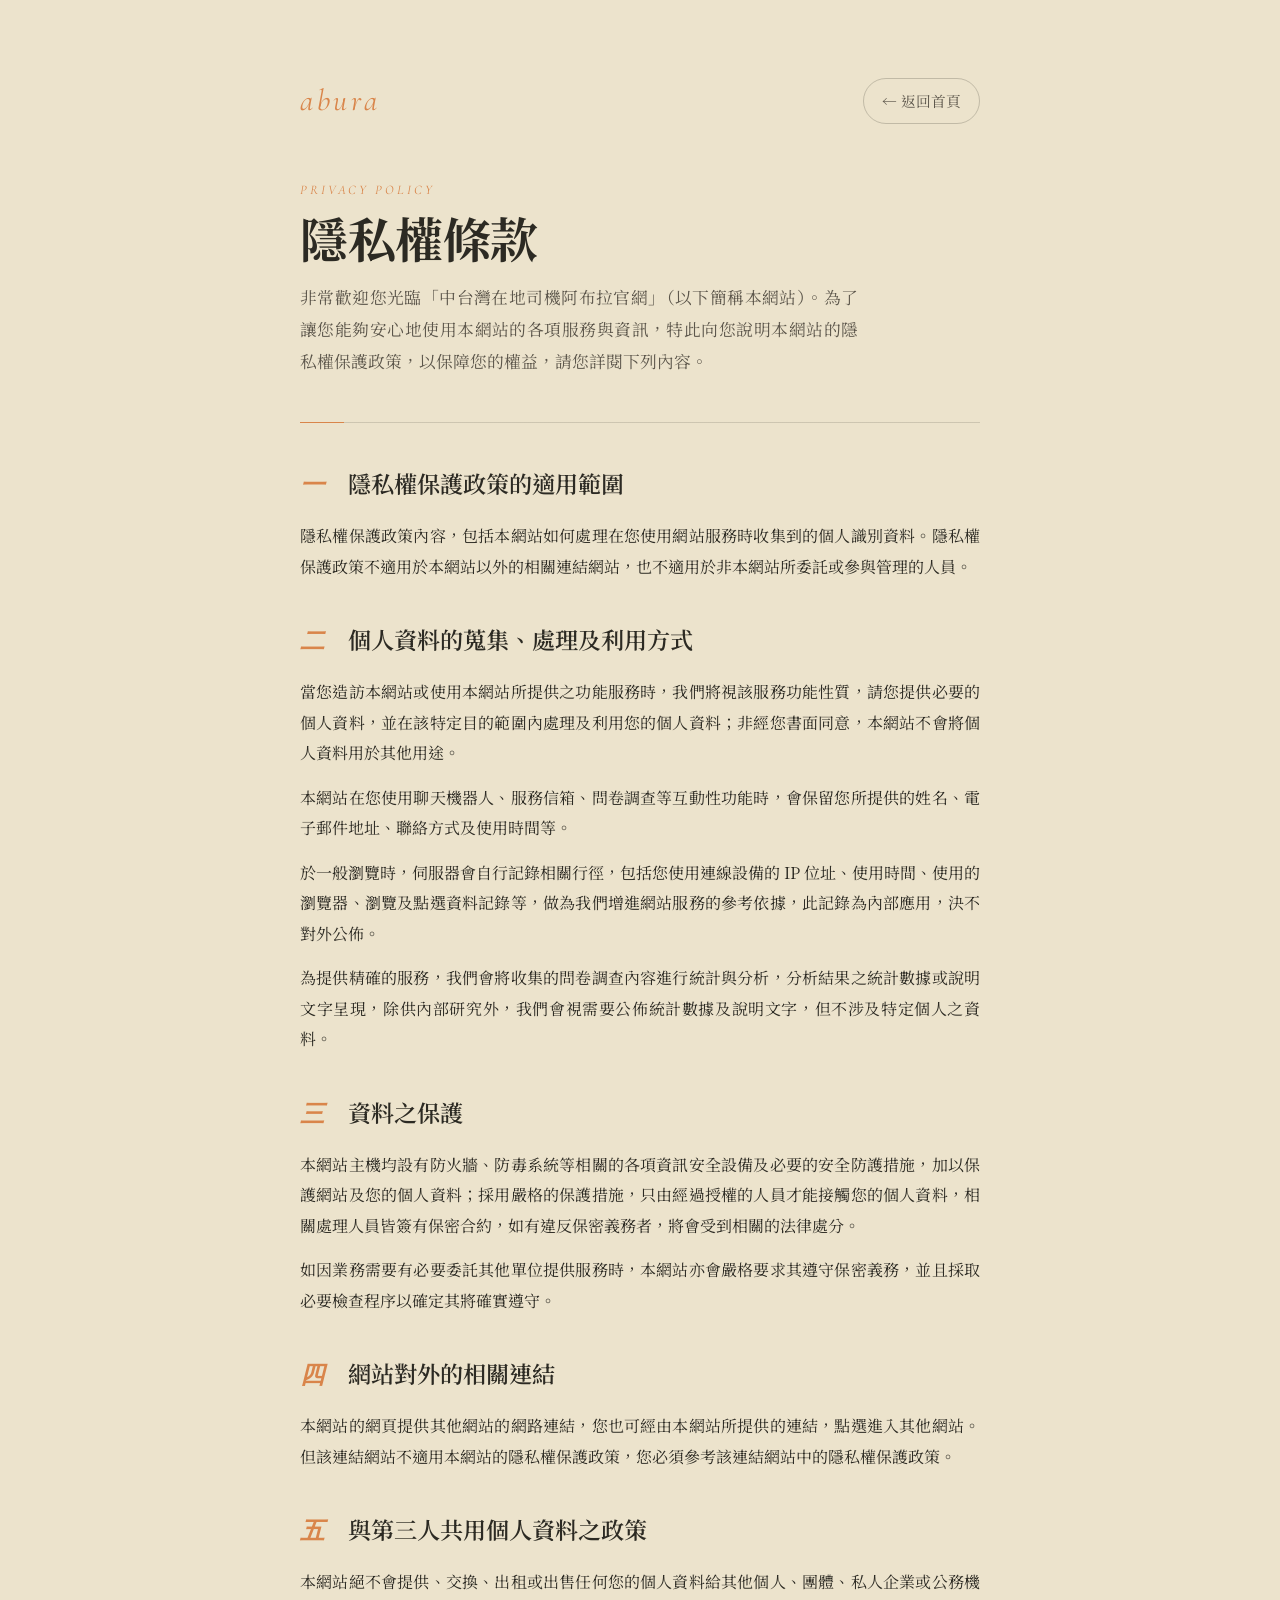
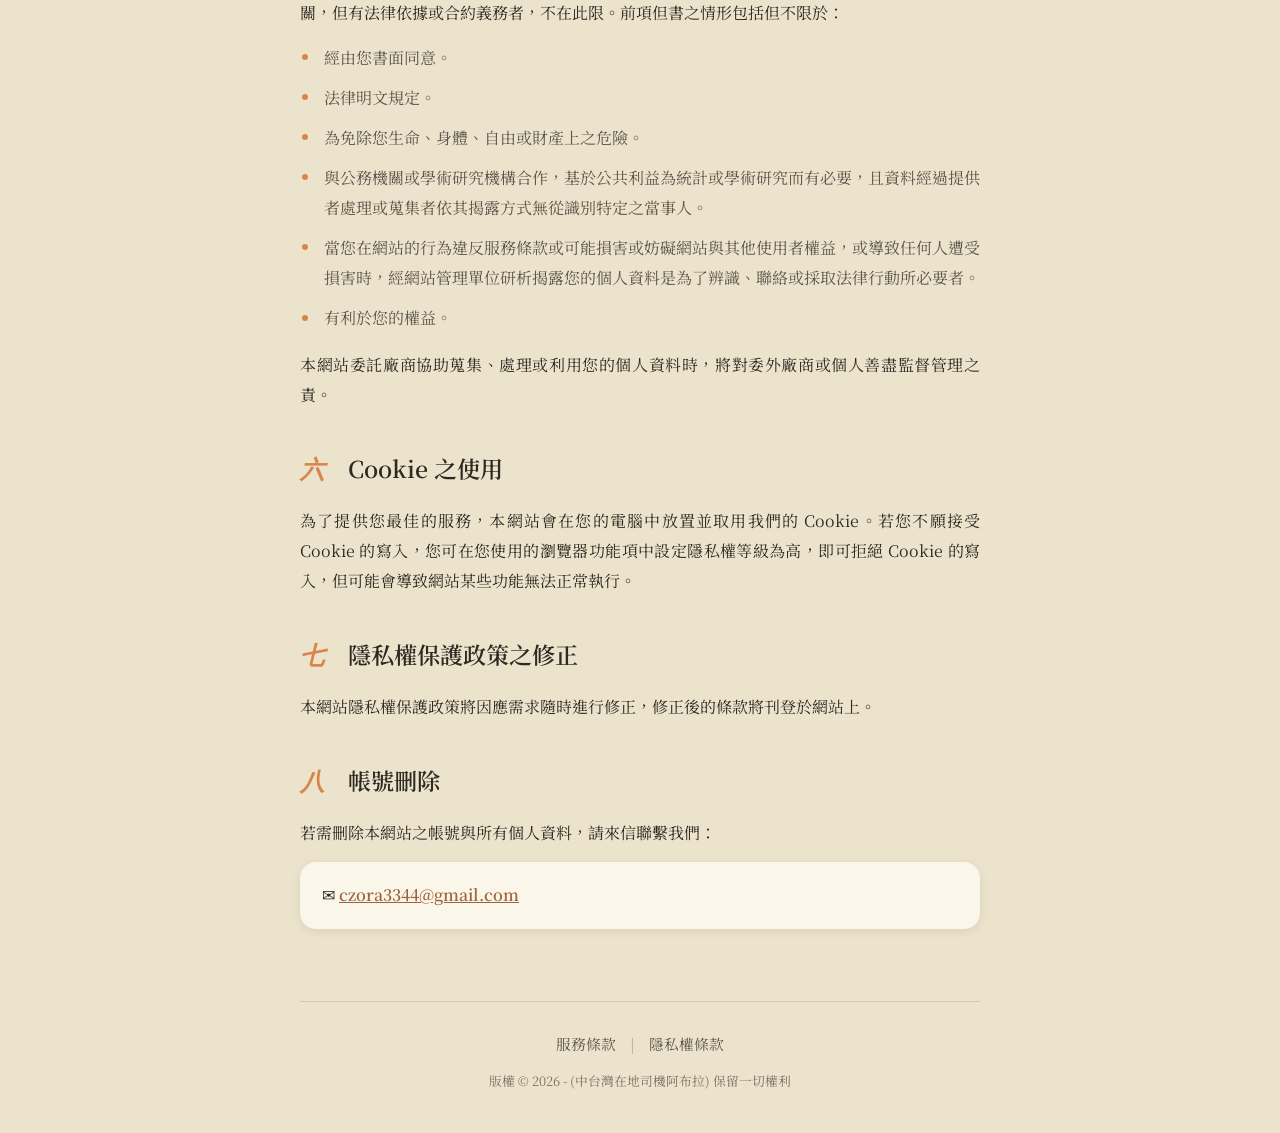
<file: privacy.html>
<!DOCTYPE html>
<html lang="zh-Hant">
<head>
<meta charset="UTF-8" />
<meta name="viewport" content="width=device-width, initial-scale=1" />
<title>隱私權條款 — 阿布拉 ABURA · 中台灣在地司機</title>
<meta name="description" content="中台灣在地司機阿布拉官網隱私權保護政策 — 個人資料蒐集、處理及利用方式、資料保護、Cookie 使用與帳號刪除說明。" />
<link rel="preconnect" href="https://fonts.googleapis.com">
<link rel="preconnect" href="https://fonts.gstatic.com" crossorigin>
<link href="https://fonts.googleapis.com/css2?family=Noto+Serif+TC:wght@400;500;600;700&family=Cormorant+Garamond:ital,wght@0,500;0,600;1,500&display=swap" rel="stylesheet">
<style>
  :root{
    --paper:#ECE3CC; --paper-deep:#E0D4B6; --card:#FBF6EA;
    --persimmon:#D9854A; --persimmon-deep:#A0633A;
    --mauve-deep:#7E5E6B; --ink:#2C2A23; --ink-soft:#5C564B;
    --serif-zh:'Noto Serif TC',serif; --serif-en:'Cormorant Garamond',serif;
  }
  *{box-sizing:border-box;}
  html,body{margin:0;background:var(--paper);color:var(--ink);}
  body{font-family:var(--serif-zh);-webkit-font-smoothing:antialiased;line-height:1.9;
       text-rendering:optimizeLegibility;}
  ::selection{background:var(--persimmon);color:var(--paper);}
  a{color:var(--persimmon-deep);}
  .wrap{max-width:760px;margin:0 auto;padding:clamp(28px,6vw,72px) clamp(20px,5vw,40px) 0;}
  .topbar{display:flex;align-items:center;justify-content:space-between;gap:16px;margin-bottom:clamp(28px,5vw,48px);}
  .brand{font-family:var(--serif-en);font-style:italic;font-size:clamp(1.4rem,4vw,1.9rem);
         letter-spacing:.12em;color:var(--persimmon);text-decoration:none;}
  .back{font-size:.92rem;color:var(--ink-soft);text-decoration:none;border:1px solid rgba(44,42,35,.22);
        border-radius:999px;padding:8px 18px;transition:all .2s ease;white-space:nowrap;}
  .back:hover{border-color:var(--persimmon);color:var(--persimmon-deep);}
  .eyebrow{font-family:var(--serif-en);font-style:italic;letter-spacing:.22em;text-transform:uppercase;
           font-size:.82rem;color:var(--persimmon);margin-bottom:.4em;}
  h1{font-weight:700;font-size:clamp(2rem,6vw,3rem);line-height:1.25;margin:0 0 .3em;letter-spacing:-.01em;}
  .lead{color:var(--ink-soft);font-size:1.05rem;margin:0 0 2.6em;max-width:62ch;}
  .rule{height:1px;background:linear-gradient(90deg,var(--persimmon) 0 44px,rgba(44,42,35,.16) 44px);margin:0 0 2.4em;}
  section.item{margin-bottom:2.2em;}
  h2{font-weight:600;font-size:clamp(1.18rem,3.2vw,1.45rem);margin:0 0 .55em;color:var(--ink);
     display:flex;align-items:baseline;gap:.6em;}
  h2 .num{font-family:var(--serif-en);font-style:italic;color:var(--persimmon);font-size:1.05em;
          min-width:1.4em;}
  p{margin:0 0 .9em;color:var(--ink);text-align:justify;}
  ul.dots{margin:.4em 0 0;padding-left:0;list-style:none;}
  ul.dots li{position:relative;padding-left:1.5em;margin-bottom:.6em;color:var(--ink-soft);}
  ul.dots li::before{content:"";position:absolute;left:.1em;top:.72em;width:6px;height:6px;border-radius:50%;background:var(--persimmon);}
  .callout{background:var(--card);border-radius:16px;padding:18px 22px;margin:.6em 0;
           box-shadow:0 2px 8px rgba(60,50,35,.1);}
  .callout a{font-weight:600;}
  footer{margin-top:clamp(40px,7vw,72px);border-top:1px solid rgba(44,42,35,.14);
         padding:28px 0 40px;text-align:center;}
  footer .links{display:flex;align-items:center;justify-content:center;gap:14px;font-size:.92rem;margin-bottom:.7em;}
  footer .links a{color:var(--ink-soft);text-decoration:none;border-bottom:1px solid transparent;}
  footer .links a:hover{border-bottom-color:var(--persimmon);color:var(--persimmon-deep);}
  footer .copy{font-size:.8rem;color:var(--ink-soft);opacity:.8;}
</style>
</head>
<body>
  <div class="wrap">
    <div class="topbar">
      <a class="brand" href="index.html">abura</a>
      <a class="back" href="index.html">← 返回首頁</a>
    </div>

    <p class="eyebrow">Privacy Policy</p>
    <h1>隱私權條款</h1>
    <p class="lead">非常歡迎您光臨「中台灣在地司機阿布拉官網」（以下簡稱本網站）。為了讓您能夠安心地使用本網站的各項服務與資訊，特此向您說明本網站的隱私權保護政策，以保障您的權益，請您詳閱下列內容。</p>
    <div class="rule"></div>

    <section class="item">
      <h2><span class="num">一</span>隱私權保護政策的適用範圍</h2>
      <p>隱私權保護政策內容，包括本網站如何處理在您使用網站服務時收集到的個人識別資料。隱私權保護政策不適用於本網站以外的相關連結網站，也不適用於非本網站所委託或參與管理的人員。</p>
    </section>

    <section class="item">
      <h2><span class="num">二</span>個人資料的蒐集、處理及利用方式</h2>
      <p>當您造訪本網站或使用本網站所提供之功能服務時，我們將視該服務功能性質，請您提供必要的個人資料，並在該特定目的範圍內處理及利用您的個人資料；非經您書面同意，本網站不會將個人資料用於其他用途。</p>
      <p>本網站在您使用聊天機器人、服務信箱、問卷調查等互動性功能時，會保留您所提供的姓名、電子郵件地址、聯絡方式及使用時間等。</p>
      <p>於一般瀏覽時，伺服器會自行記錄相關行徑，包括您使用連線設備的 IP 位址、使用時間、使用的瀏覽器、瀏覽及點選資料記錄等，做為我們增進網站服務的參考依據，此記錄為內部應用，決不對外公佈。</p>
      <p>為提供精確的服務，我們會將收集的問卷調查內容進行統計與分析，分析結果之統計數據或說明文字呈現，除供內部研究外，我們會視需要公佈統計數據及說明文字，但不涉及特定個人之資料。</p>
    </section>

    <section class="item">
      <h2><span class="num">三</span>資料之保護</h2>
      <p>本網站主機均設有防火牆、防毒系統等相關的各項資訊安全設備及必要的安全防護措施，加以保護網站及您的個人資料；採用嚴格的保護措施，只由經過授權的人員才能接觸您的個人資料，相關處理人員皆簽有保密合約，如有違反保密義務者，將會受到相關的法律處分。</p>
      <p>如因業務需要有必要委託其他單位提供服務時，本網站亦會嚴格要求其遵守保密義務，並且採取必要檢查程序以確定其將確實遵守。</p>
    </section>

    <section class="item">
      <h2><span class="num">四</span>網站對外的相關連結</h2>
      <p>本網站的網頁提供其他網站的網路連結，您也可經由本網站所提供的連結，點選進入其他網站。但該連結網站不適用本網站的隱私權保護政策，您必須參考該連結網站中的隱私權保護政策。</p>
    </section>

    <section class="item">
      <h2><span class="num">五</span>與第三人共用個人資料之政策</h2>
      <p>本網站絕不會提供、交換、出租或出售任何您的個人資料給其他個人、團體、私人企業或公務機關，但有法律依據或合約義務者，不在此限。前項但書之情形包括但不限於：</p>
      <ul class="dots">
        <li>經由您書面同意。</li>
        <li>法律明文規定。</li>
        <li>為免除您生命、身體、自由或財產上之危險。</li>
        <li>與公務機關或學術研究機構合作，基於公共利益為統計或學術研究而有必要，且資料經過提供者處理或蒐集者依其揭露方式無從識別特定之當事人。</li>
        <li>當您在網站的行為違反服務條款或可能損害或妨礙網站與其他使用者權益，或導致任何人遭受損害時，經網站管理單位研析揭露您的個人資料是為了辨識、聯絡或採取法律行動所必要者。</li>
        <li>有利於您的權益。</li>
      </ul>
      <p style="margin-top:1em;">本網站委託廠商協助蒐集、處理或利用您的個人資料時，將對委外廠商或個人善盡監督管理之責。</p>
    </section>

    <section class="item">
      <h2><span class="num">六</span>Cookie 之使用</h2>
      <p>為了提供您最佳的服務，本網站會在您的電腦中放置並取用我們的 Cookie。若您不願接受 Cookie 的寫入，您可在您使用的瀏覽器功能項中設定隱私權等級為高，即可拒絕 Cookie 的寫入，但可能會導致網站某些功能無法正常執行。</p>
    </section>

    <section class="item">
      <h2><span class="num">七</span>隱私權保護政策之修正</h2>
      <p>本網站隱私權保護政策將因應需求隨時進行修正，修正後的條款將刊登於網站上。</p>
    </section>

    <section class="item">
      <h2><span class="num">八</span>帳號刪除</h2>
      <p>若需刪除本網站之帳號與所有個人資料，請來信聯繫我們：</p>
      <div class="callout">
        <p style="margin:0;">✉ <a href="mailto:czora3344@gmail.com">czora3344@gmail.com</a></p>
      </div>
    </section>

    <footer>
      <div class="links">
        <a href="terms.html">服務條款</a>
        <span style="color:var(--ink-soft);opacity:.45;">|</span>
        <a href="privacy.html">隱私權條款</a>
      </div>
      <div class="copy">版權 © 2026 -  (中台灣在地司機阿布拉) 保留一切權利</div>
    </footer>
  </div>
</body>
</html>
</file>
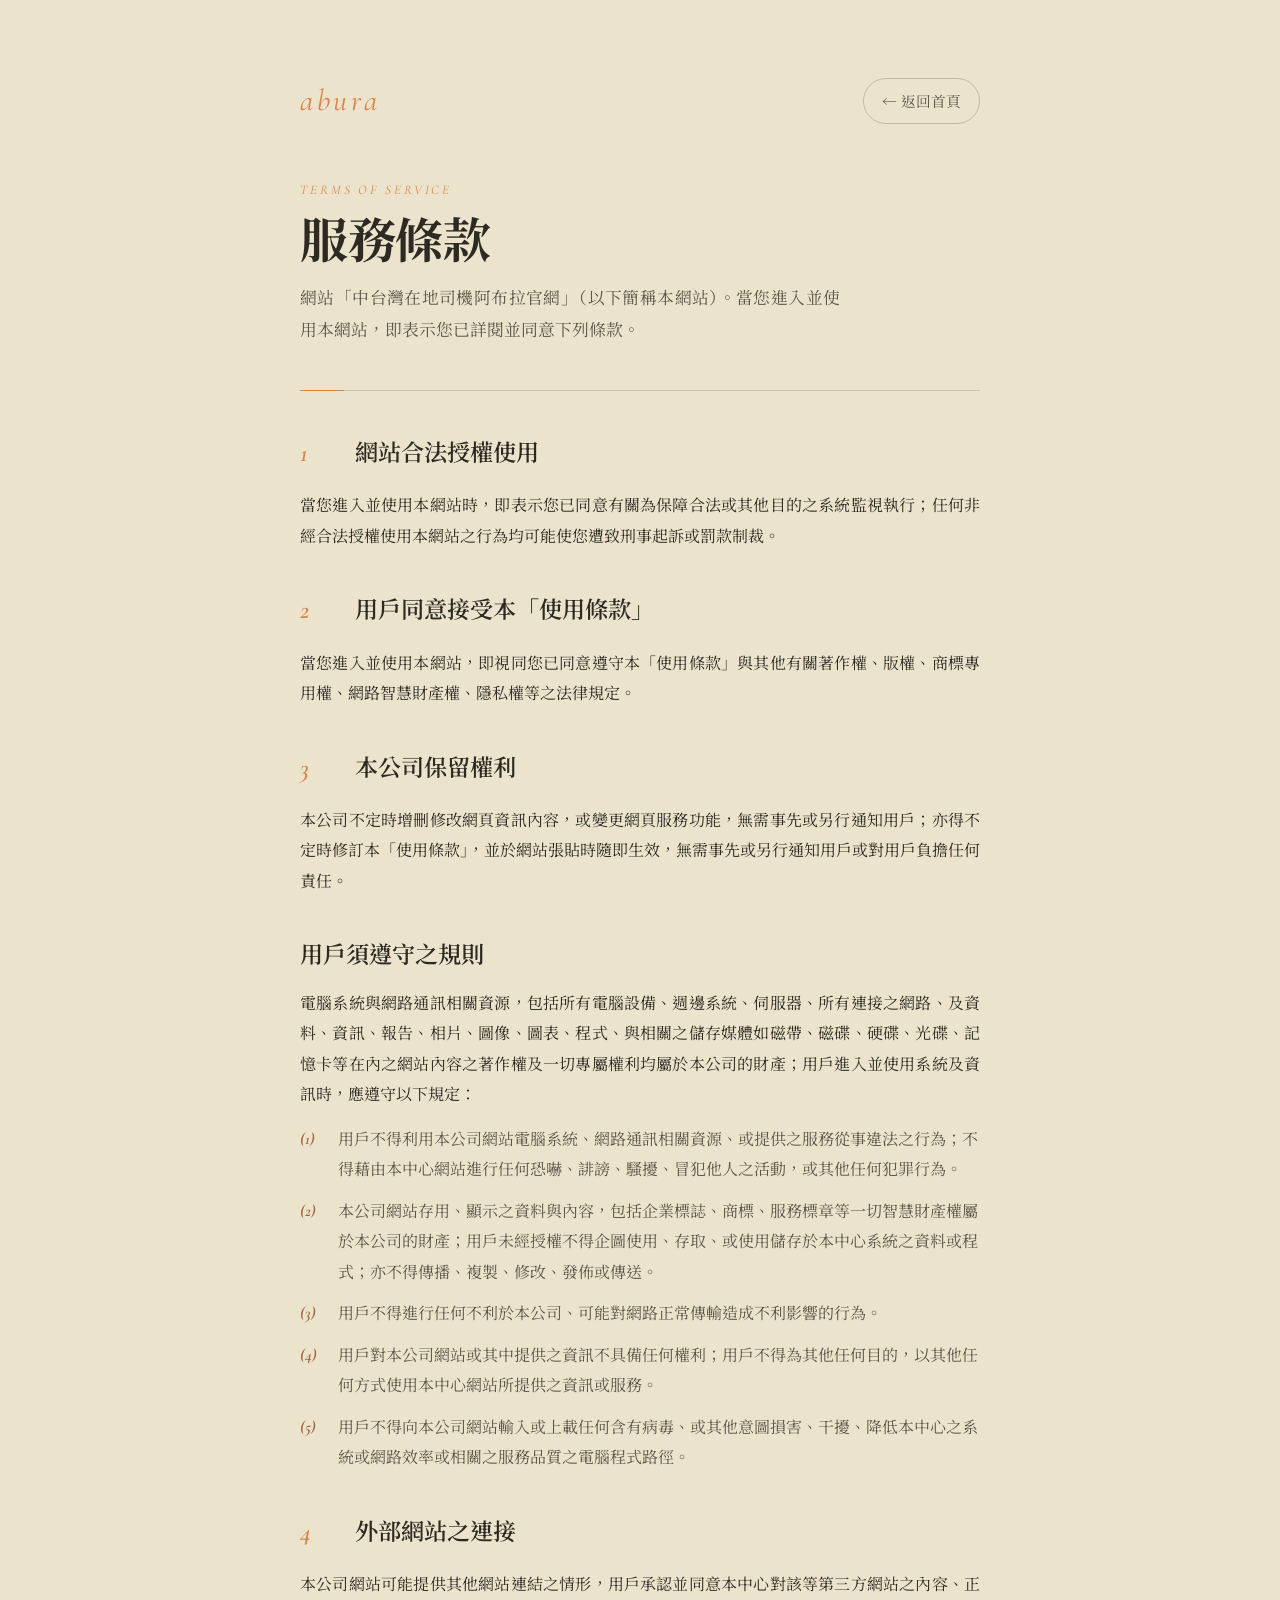
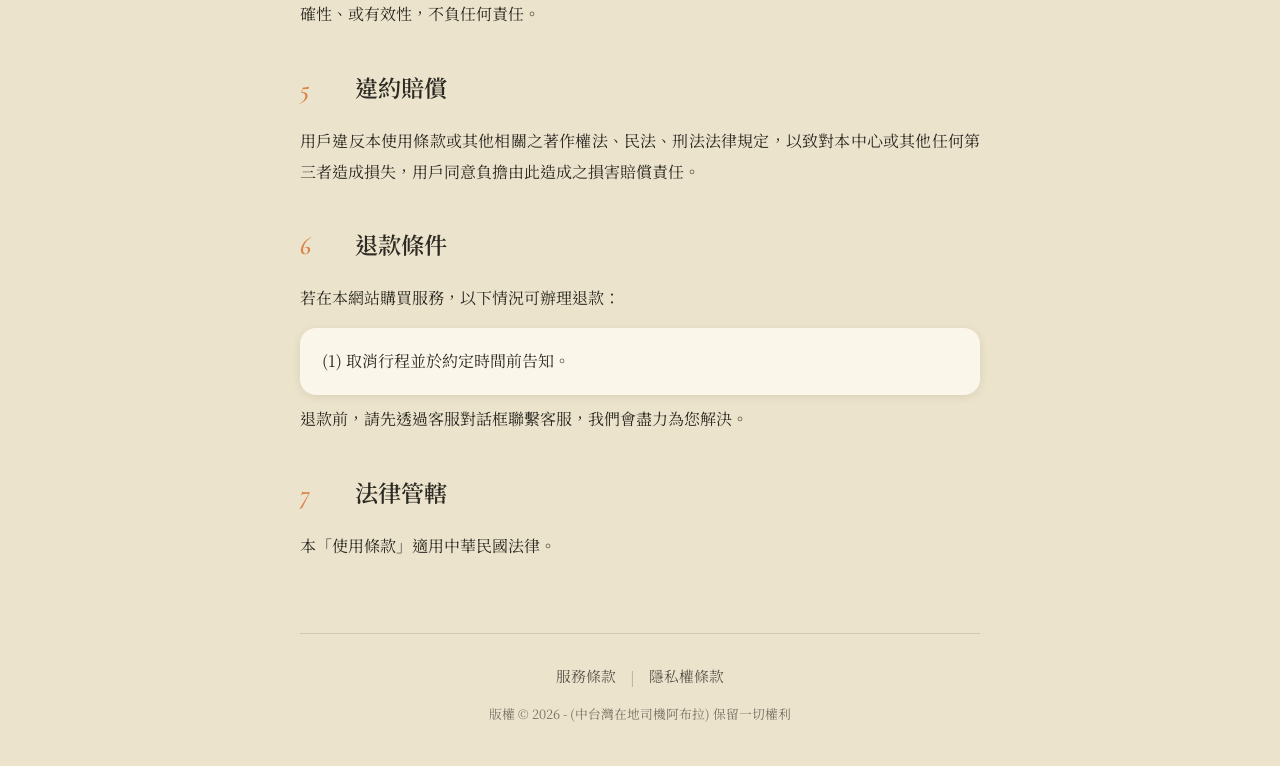
<file: terms.html>
<!DOCTYPE html>
<html lang="zh-Hant">
<head>
<meta charset="UTF-8" />
<meta name="viewport" content="width=device-width, initial-scale=1" />
<title>服務條款 — 阿布拉 ABURA · 中台灣在地司機</title>
<meta name="description" content="中台灣在地司機阿布拉官網服務條款 — 網站合法授權使用、用戶規則、退款條件與法律管轄。" />
<link rel="preconnect" href="https://fonts.googleapis.com">
<link rel="preconnect" href="https://fonts.gstatic.com" crossorigin>
<link href="https://fonts.googleapis.com/css2?family=Noto+Serif+TC:wght@400;500;600;700&family=Cormorant+Garamond:ital,wght@0,500;0,600;1,500&display=swap" rel="stylesheet">
<style>
  :root{
    --paper:#ECE3CC; --paper-deep:#E0D4B6; --card:#FBF6EA;
    --persimmon:#D9854A; --persimmon-deep:#A0633A;
    --mauve-deep:#7E5E6B; --ink:#2C2A23; --ink-soft:#5C564B;
    --serif-zh:'Noto Serif TC',serif; --serif-en:'Cormorant Garamond',serif;
  }
  *{box-sizing:border-box;}
  html,body{margin:0;background:var(--paper);color:var(--ink);}
  body{font-family:var(--serif-zh);-webkit-font-smoothing:antialiased;line-height:1.9;
       text-rendering:optimizeLegibility;}
  ::selection{background:var(--persimmon);color:var(--paper);}
  a{color:var(--persimmon-deep);}
  .wrap{max-width:760px;margin:0 auto;padding:clamp(28px,6vw,72px) clamp(20px,5vw,40px) 0;}
  .topbar{display:flex;align-items:center;justify-content:space-between;gap:16px;margin-bottom:clamp(28px,5vw,48px);}
  .brand{font-family:var(--serif-en);font-style:italic;font-size:clamp(1.4rem,4vw,1.9rem);
         letter-spacing:.12em;color:var(--persimmon);text-decoration:none;}
  .back{font-size:.92rem;color:var(--ink-soft);text-decoration:none;border:1px solid rgba(44,42,35,.22);
        border-radius:999px;padding:8px 18px;transition:all .2s ease;white-space:nowrap;}
  .back:hover{border-color:var(--persimmon);color:var(--persimmon-deep);}
  .eyebrow{font-family:var(--serif-en);font-style:italic;letter-spacing:.22em;text-transform:uppercase;
           font-size:.82rem;color:var(--persimmon);margin-bottom:.4em;}
  h1{font-weight:700;font-size:clamp(2rem,6vw,3rem);line-height:1.25;margin:0 0 .3em;letter-spacing:-.01em;}
  .lead{color:var(--ink-soft);font-size:1.05rem;margin:0 0 2.6em;max-width:60ch;}
  .rule{height:1px;background:linear-gradient(90deg,var(--persimmon) 0 44px,rgba(44,42,35,.16) 44px);margin:0 0 2.4em;}
  section.item{margin-bottom:2.2em;}
  h2{font-weight:600;font-size:clamp(1.18rem,3.2vw,1.45rem);margin:0 0 .55em;color:var(--ink);
     display:flex;align-items:baseline;gap:.6em;}
  h2 .num{font-family:var(--serif-en);font-style:italic;color:var(--persimmon);font-size:1.1em;
          min-width:1.6em;}
  p{margin:0 0 .9em;color:var(--ink);text-align:justify;}
  ol.sub{margin:.4em 0 0;padding-left:0;list-style:none;counter-reset:none;}
  ol.sub li{position:relative;padding-left:2.4em;margin-bottom:.7em;color:var(--ink-soft);}
  ol.sub li .lbl{position:absolute;left:0;top:0;font-family:var(--serif-en);font-style:italic;
                 color:var(--persimmon-deep);font-weight:600;}
  .callout{background:var(--card);border-radius:16px;padding:18px 22px;margin:.6em 0;
           box-shadow:0 2px 8px rgba(60,50,35,.1);}
  footer{margin-top:clamp(40px,7vw,72px);border-top:1px solid rgba(44,42,35,.14);
         padding:28px 0 40px;text-align:center;}
  footer .links{display:flex;align-items:center;justify-content:center;gap:14px;font-size:.92rem;margin-bottom:.7em;}
  footer .links a{color:var(--ink-soft);text-decoration:none;border-bottom:1px solid transparent;}
  footer .links a:hover{border-bottom-color:var(--persimmon);color:var(--persimmon-deep);}
  footer .copy{font-size:.8rem;color:var(--ink-soft);opacity:.8;}
</style>
</head>
<body>
  <div class="wrap">
    <div class="topbar">
      <a class="brand" href="index.html">abura</a>
      <a class="back" href="index.html">← 返回首頁</a>
    </div>

    <p class="eyebrow">Terms of Service</p>
    <h1>服務條款</h1>
    <p class="lead">網站「中台灣在地司機阿布拉官網」（以下簡稱本網站）。當您進入並使用本網站，即表示您已詳閱並同意下列條款。</p>
    <div class="rule"></div>

    <section class="item">
      <h2><span class="num">1</span>網站合法授權使用</h2>
      <p>當您進入並使用本網站時，即表示您已同意有關為保障合法或其他目的之系統監視執行；任何非經合法授權使用本網站之行為均可能使您遭致刑事起訴或罰款制裁。</p>
    </section>

    <section class="item">
      <h2><span class="num">2</span>用戶同意接受本「使用條款」</h2>
      <p>當您進入並使用本網站，即視同您已同意遵守本「使用條款」與其他有關著作權、版權、商標專用權、網路智慧財產權、隱私權等之法律規定。</p>
    </section>

    <section class="item">
      <h2><span class="num">3</span>本公司保留權利</h2>
      <p>本公司不定時增刪修改網頁資訊內容，或變更網頁服務功能，無需事先或另行通知用戶；亦得不定時修訂本「使用條款」，並於網站張貼時隨即生效，無需事先或另行通知用戶或對用戶負擔任何責任。</p>
    </section>

    <section class="item">
      <h2>用戶須遵守之規則</h2>
      <p>電腦系統與網路通訊相關資源，包括所有電腦設備、週邊系統、伺服器、所有連接之網路、及資料、資訊、報告、相片、圖像、圖表、程式、與相關之儲存媒體如磁帶、磁碟、硬碟、光碟、記憶卡等在內之網站內容之著作權及一切專屬權利均屬於本公司的財產；用戶進入並使用系統及資訊時，應遵守以下規定：</p>
      <ol class="sub">
        <li><span class="lbl">(1)</span>用戶不得利用本公司網站電腦系統、網路通訊相關資源、或提供之服務從事違法之行為；不得藉由本中心網站進行任何恐嚇、誹謗、騷擾、冒犯他人之活動，或其他任何犯罪行為。</li>
        <li><span class="lbl">(2)</span>本公司網站存用、顯示之資料與內容，包括企業標誌、商標、服務標章等一切智慧財產權屬於本公司的財產；用戶未經授權不得企圖使用、存取、或使用儲存於本中心系統之資料或程式；亦不得傳播、複製、修改、發佈或傳送。</li>
        <li><span class="lbl">(3)</span>用戶不得進行任何不利於本公司、可能對網路正常傳輸造成不利影響的行為。</li>
        <li><span class="lbl">(4)</span>用戶對本公司網站或其中提供之資訊不具備任何權利；用戶不得為其他任何目的，以其他任何方式使用本中心網站所提供之資訊或服務。</li>
        <li><span class="lbl">(5)</span>用戶不得向本公司網站輸入或上載任何含有病毒、或其他意圖損害、干擾、降低本中心之系統或網路效率或相關之服務品質之電腦程式路徑。</li>
      </ol>
    </section>

    <section class="item">
      <h2><span class="num">4</span>外部網站之連接</h2>
      <p>本公司網站可能提供其他網站連結之情形，用戶承認並同意本中心對該等第三方網站之內容、正確性、或有效性，不負任何責任。</p>
    </section>

    <section class="item">
      <h2><span class="num">5</span>違約賠償</h2>
      <p>用戶違反本使用條款或其他相關之著作權法、民法、刑法法律規定，以致對本中心或其他任何第三者造成損失，用戶同意負擔由此造成之損害賠償責任。</p>
    </section>

    <section class="item">
      <h2><span class="num">6</span>退款條件</h2>
      <p>若在本網站購買服務，以下情況可辦理退款：</p>
      <div class="callout">
        <p style="margin:0;">(1) 取消行程並於約定時間前告知。</p>
      </div>
      <p>退款前，請先透過客服對話框聯繫客服，我們會盡力為您解決。</p>
    </section>

    <section class="item">
      <h2><span class="num">7</span>法律管轄</h2>
      <p>本「使用條款」適用中華民國法律。</p>
    </section>

    <footer>
      <div class="links">
        <a href="terms.html">服務條款</a>
        <span style="color:var(--ink-soft);opacity:.45;">|</span>
        <a href="privacy.html">隱私權條款</a>
      </div>
      <div class="copy">版權 © 2026 -  (中台灣在地司機阿布拉) 保留一切權利</div>
    </footer>
  </div>
</body>
</html>
</file>
